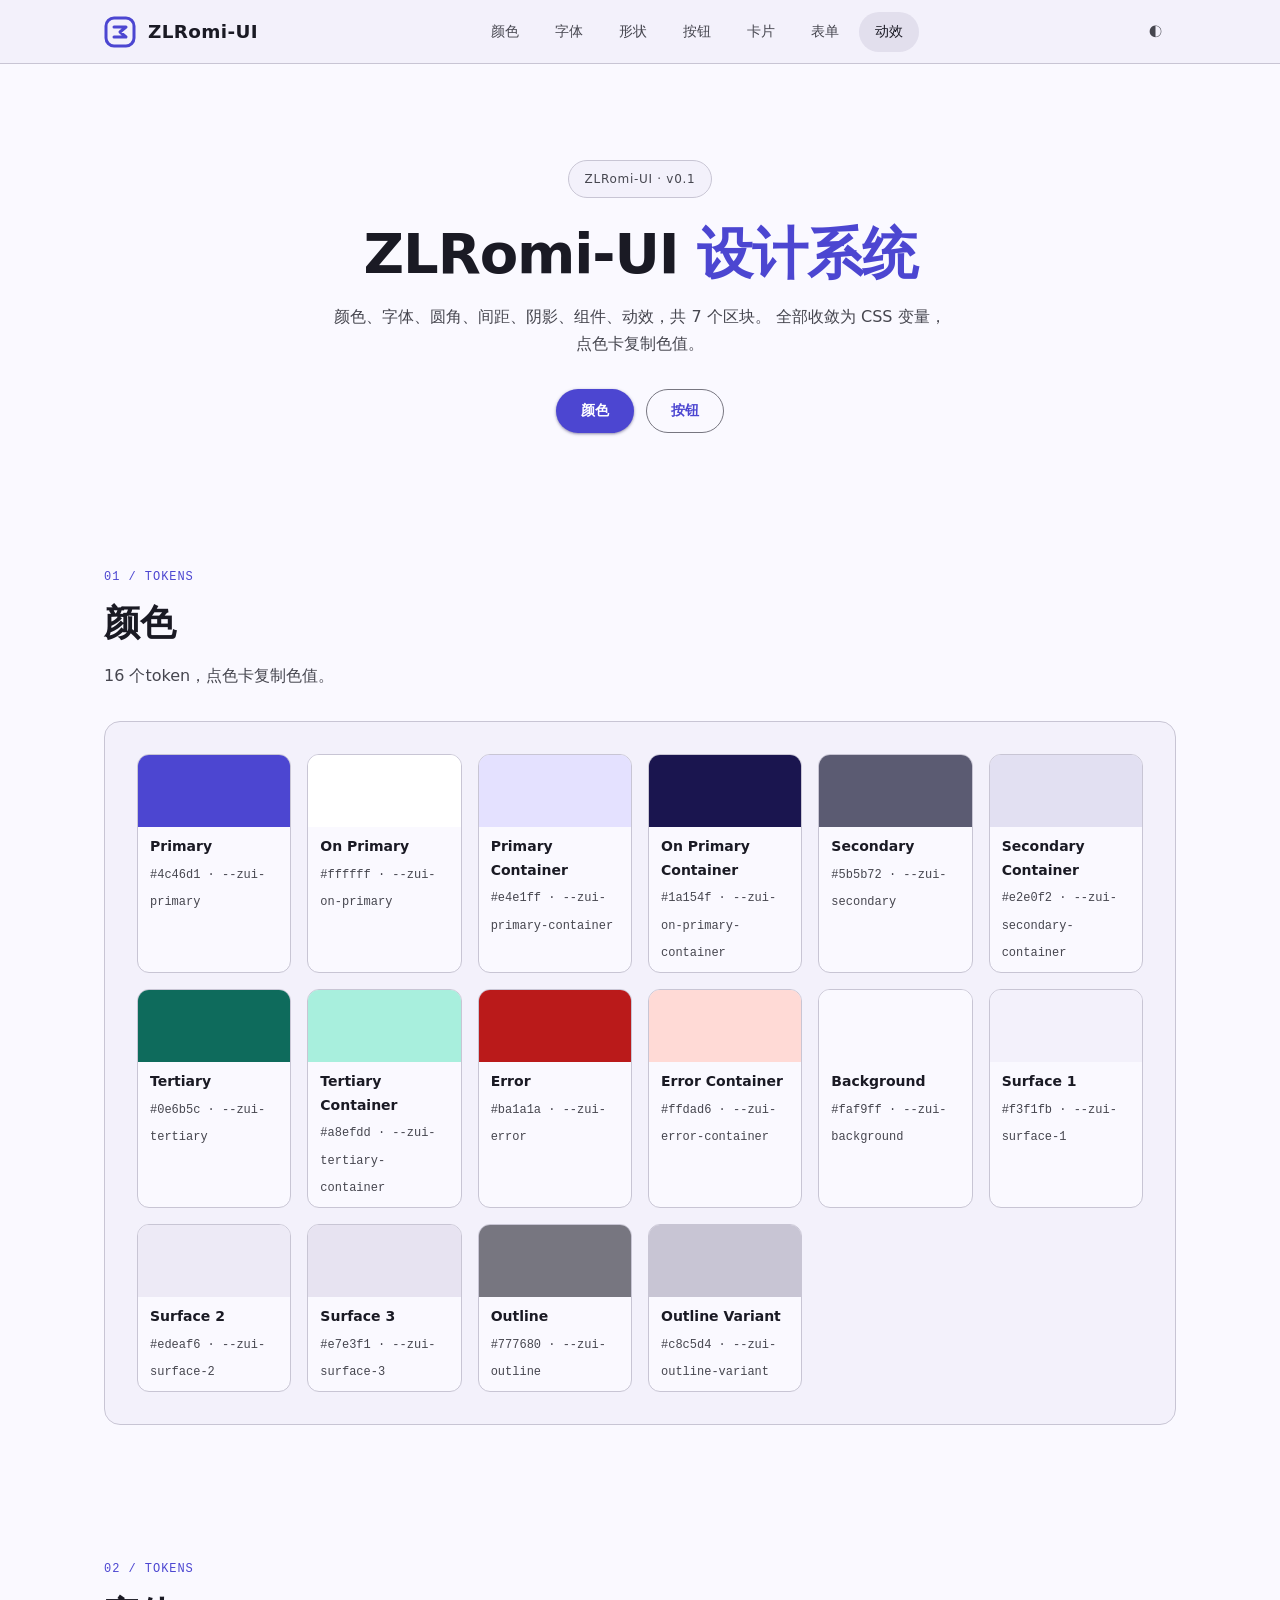
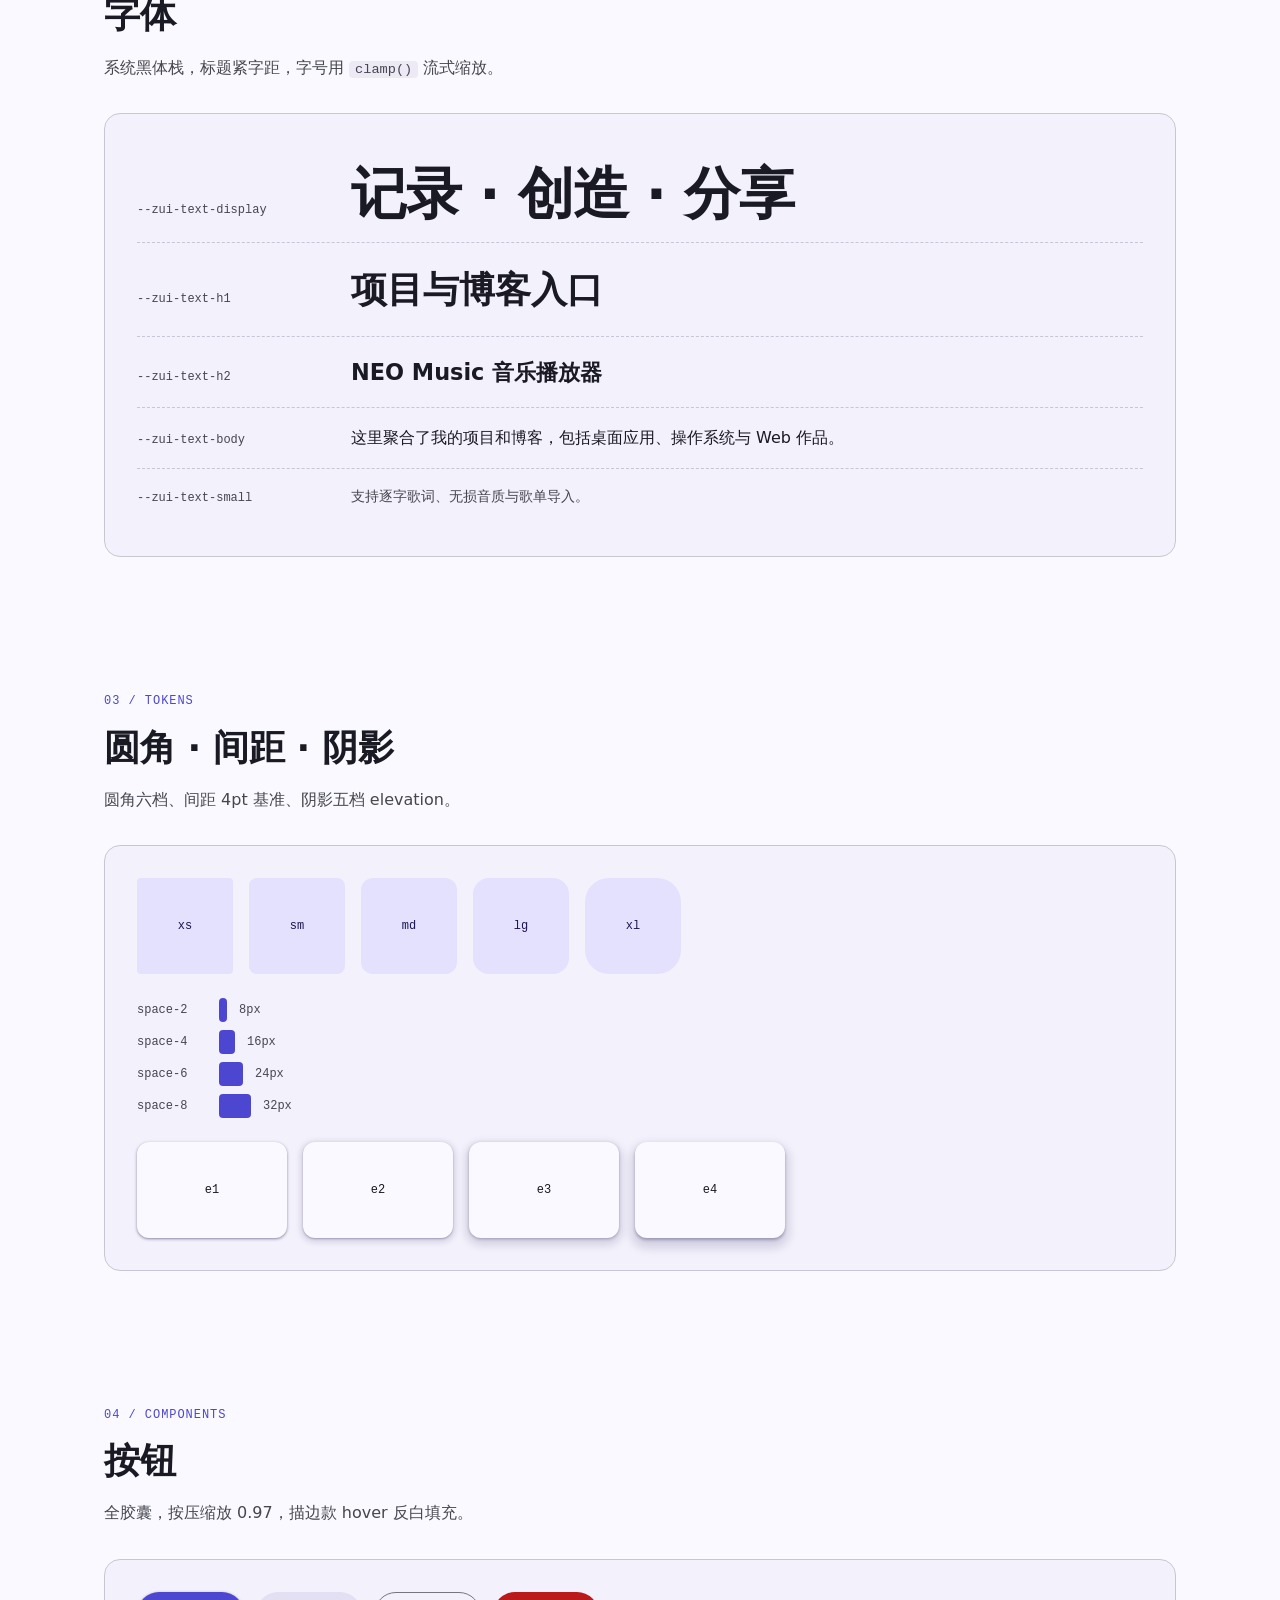
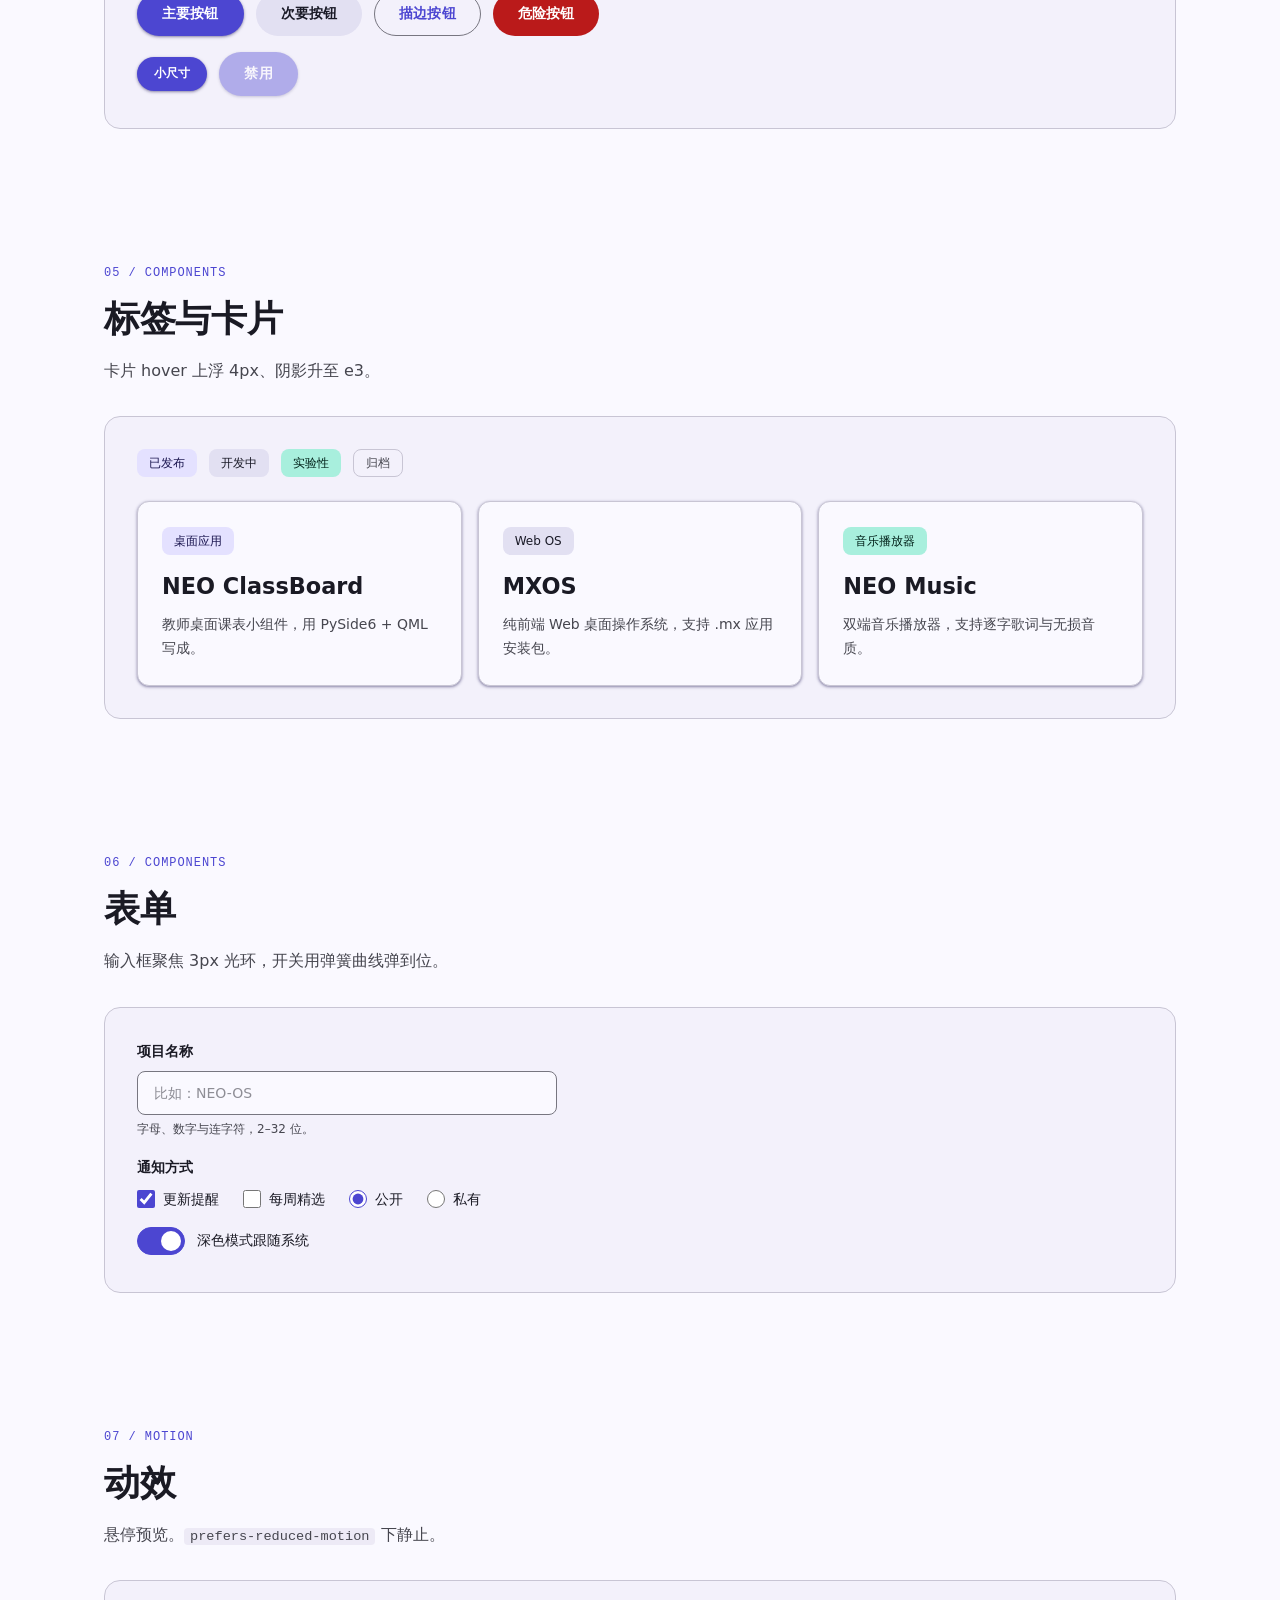
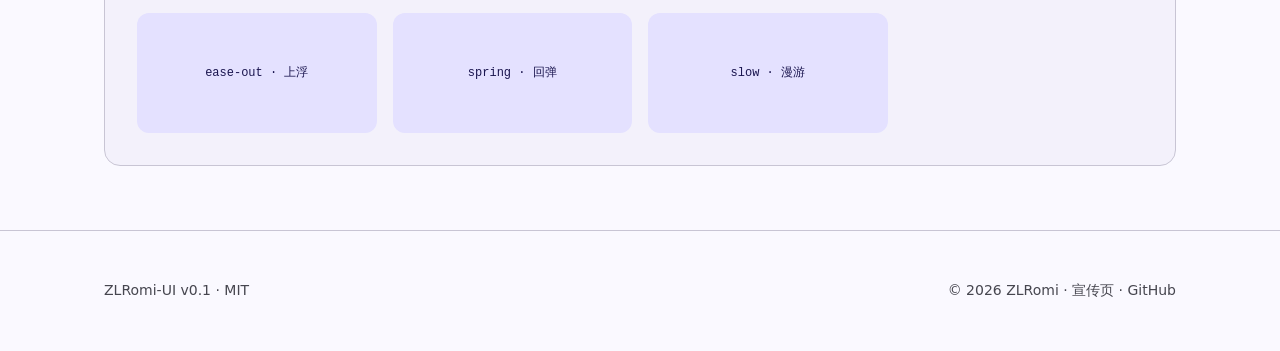
<file: index.html>
<!DOCTYPE html>
<html lang="zh-CN" data-theme="light">
<head>
  <meta charset="UTF-8">
  <meta name="viewport" content="width=device-width, initial-scale=1.0">
  <meta name="description" content="ZLRomi-UI：个人设计系统，颜色、字体、形状、组件、动效展示">
  <meta name="theme-color" content="#4c46d1" media="(prefers-color-scheme: light)">
  <meta name="theme-color" content="#12121a" media="(prefers-color-scheme: dark)">
  <link rel="icon" type="image/svg+xml" href="logo.svg">
  <title>ZLRomi-UI — 个人设计系统</title>
  <link rel="stylesheet" href="css/tokens.css">
  <link rel="stylesheet" href="css/components.css">
</head>
<body id="top">
  <header class="zui-header">
    <div class="zui-container zui-header-inner">
      <a href="#top" class="zui-brand">
        <svg class="zui-logo" width="32" height="32" viewBox="0 0 32 32" fill="none" xmlns="http://www.w3.org/2000/svg" aria-hidden="true">
          <rect x="2" y="2" width="28" height="28" rx="8" stroke="currentColor" stroke-width="3"/>
          <path d="M10 11h12l-6 5 6 5H10" stroke="currentColor" stroke-width="3" stroke-linecap="round" stroke-linejoin="round"/>
        </svg>
        <span>ZLRomi-UI</span>
      </a>
      <nav class="zui-nav" aria-label="主导航">
        <a href="#color" class="zui-nav-link">颜色</a>
        <a href="#type" class="zui-nav-link">字体</a>
        <a href="#shape" class="zui-nav-link">形状</a>
        <a href="#buttons" class="zui-nav-link">按钮</a>
        <a href="#cards" class="zui-nav-link">卡片</a>
        <a href="#forms" class="zui-nav-link">表单</a>
        <a href="#motion" class="zui-nav-link">动效</a>
      </nav>
      <div>
        <button class="zui-icon-btn" id="themeToggle" aria-label="切换主题" title="切换主题">◐</button>
        <button class="zui-icon-btn zui-menu-btn" id="menuToggle" aria-label="打开菜单" aria-expanded="false">☰</button>
      </div>
    </div>
  </header>

  <main>
    <section class="zui-hero">
      <div class="zui-container">
        <span class="zui-eyebrow">ZLRomi-UI · v0.1</span>
        <h1 class="zui-hero-title">ZLRomi-UI <span class="accent">设计系统</span></h1>
        <p class="zui-hero-sub">
          颜色、字体、圆角、间距、阴影、组件、动效，共 7 个区块。
          全部收敛为 CSS 变量，点色卡复制色值。
        </p>
        <div class="zui-hero-actions">
          <a href="#color" class="zui-btn zui-btn-primary">颜色</a>
          <a href="#buttons" class="zui-btn zui-btn-outline">按钮</a>
        </div>
      </div>
    </section>

    <section class="zui-section" id="color">
      <div class="zui-container">
        <div class="zui-section-head zui-reveal">
          <span class="zui-section-index">01 / TOKENS</span>
          <h2 class="zui-section-title">颜色</h2>
          <p class="zui-section-desc">16 个token，点色卡复制色值。</p>
        </div>
        <div class="zui-demo zui-reveal" style="--zui-reveal-delay: 80ms">
          <div class="zui-swatches" id="swatches"></div>
        </div>
      </div>
    </section>

    <section class="zui-section" id="type">
      <div class="zui-container">
        <div class="zui-section-head zui-reveal">
          <span class="zui-section-index">02 / TOKENS</span>
          <h2 class="zui-section-title">字体</h2>
          <p class="zui-section-desc">系统黑体栈，标题紧字距，字号用 <code>clamp()</code> 流式缩放。</p>
        </div>
        <div class="zui-demo zui-reveal" style="--zui-reveal-delay: 80ms">
          <div class="zui-type-row"><span class="zui-type-tag">--zui-text-display</span><span class="zui-type-display">记录 · 创造 · 分享</span></div>
          <div class="zui-type-row"><span class="zui-type-tag">--zui-text-h1</span><span class="zui-type-h1">项目与博客入口</span></div>
          <div class="zui-type-row"><span class="zui-type-tag">--zui-text-h2</span><span class="zui-type-h2">NEO Music 音乐播放器</span></div>
          <div class="zui-type-row"><span class="zui-type-tag">--zui-text-body</span><span class="zui-type-body">这里聚合了我的项目和博客，包括桌面应用、操作系统与 Web 作品。</span></div>
          <div class="zui-type-row"><span class="zui-type-tag">--zui-text-small</span><span class="zui-type-small">支持逐字歌词、无损音质与歌单导入。</span></div>
        </div>
      </div>
    </section>

    <section class="zui-section" id="shape">
      <div class="zui-container">
        <div class="zui-section-head zui-reveal">
          <span class="zui-section-index">03 / TOKENS</span>
          <h2 class="zui-section-title">圆角 · 间距 · 阴影</h2>
          <p class="zui-section-desc">圆角六档、间距 4pt 基准、阴影五档 elevation。</p>
        </div>
        <div class="zui-demo zui-reveal" style="--zui-reveal-delay: 80ms">
          <div class="zui-shape-row" style="margin-bottom: 24px">
            <div class="zui-shape-box" style="border-radius: var(--zui-radius-xs)">xs</div>
            <div class="zui-shape-box" style="border-radius: var(--zui-radius-sm)">sm</div>
            <div class="zui-shape-box" style="border-radius: var(--zui-radius-md)">md</div>
            <div class="zui-shape-box" style="border-radius: var(--zui-radius-lg)">lg</div>
            <div class="zui-shape-box" style="border-radius: var(--zui-radius-xl)">xl</div>
          </div>
          <div style="margin-bottom: 24px">
            <div class="zui-space-bar"><span style="min-width: 70px">space-2</span><div class="zui-space-block" style="width: var(--zui-space-2)"></div><span>8px</span></div>
            <div class="zui-space-bar"><span style="min-width: 70px">space-4</span><div class="zui-space-block" style="width: var(--zui-space-4)"></div><span>16px</span></div>
            <div class="zui-space-bar"><span style="min-width: 70px">space-6</span><div class="zui-space-block" style="width: var(--zui-space-6)"></div><span>24px</span></div>
            <div class="zui-space-bar"><span style="min-width: 70px">space-8</span><div class="zui-space-block" style="width: var(--zui-space-8)"></div><span>32px</span></div>
          </div>
          <div class="zui-elev-row">
            <div class="zui-elev-box" style="box-shadow: var(--zui-elevation-1)">e1</div>
            <div class="zui-elev-box" style="box-shadow: var(--zui-elevation-2)">e2</div>
            <div class="zui-elev-box" style="box-shadow: var(--zui-elevation-3)">e3</div>
            <div class="zui-elev-box" style="box-shadow: var(--zui-elevation-4)">e4</div>
          </div>
        </div>
      </div>
    </section>

    <section class="zui-section" id="buttons">
      <div class="zui-container">
        <div class="zui-section-head zui-reveal">
          <span class="zui-section-index">04 / COMPONENTS</span>
          <h2 class="zui-section-title">按钮</h2>
          <p class="zui-section-desc">全胶囊，按压缩放 0.97，描边款 hover 反白填充。</p>
        </div>
        <div class="zui-demo zui-reveal" style="--zui-reveal-delay: 80ms">
          <div class="zui-btn-row">
            <button class="zui-btn zui-btn-primary">主要按钮</button>
            <button class="zui-btn zui-btn-secondary">次要按钮</button>
            <button class="zui-btn zui-btn-outline">描边按钮</button>
            <button class="zui-btn zui-btn-danger">危险按钮</button>
          </div>
          <div class="zui-btn-row">
            <button class="zui-btn zui-btn-primary zui-btn-sm">小尺寸</button>
            <button class="zui-btn zui-btn-primary" disabled>禁用</button>
          </div>
        </div>
      </div>
    </section>

    <section class="zui-section" id="cards">
      <div class="zui-container">
        <div class="zui-section-head zui-reveal">
          <span class="zui-section-index">05 / COMPONENTS</span>
          <h2 class="zui-section-title">标签与卡片</h2>
          <p class="zui-section-desc">卡片 hover 上浮 4px、阴影升至 e3。</p>
        </div>
        <div class="zui-demo zui-reveal" style="--zui-reveal-delay: 80ms">
          <div class="zui-btn-row" style="margin-bottom: 24px">
            <span class="zui-chip zui-chip-primary">已发布</span>
            <span class="zui-chip zui-chip-secondary">开发中</span>
            <span class="zui-chip zui-chip-tertiary">实验性</span>
            <span class="zui-chip zui-chip-outline">归档</span>
          </div>
          <div class="zui-cards">
            <article class="zui-card">
              <span class="zui-chip zui-chip-primary">桌面应用</span>
              <h3 class="zui-card-title">NEO ClassBoard</h3>
              <p class="zui-card-text">教师桌面课表小组件，用 PySide6 + QML 写成。</p>
            </article>
            <article class="zui-card">
              <span class="zui-chip zui-chip-secondary">Web OS</span>
              <h3 class="zui-card-title">MXOS</h3>
              <p class="zui-card-text">纯前端 Web 桌面操作系统，支持 .mx 应用安装包。</p>
            </article>
            <article class="zui-card">
              <span class="zui-chip zui-chip-tertiary">音乐播放器</span>
              <h3 class="zui-card-title">NEO Music</h3>
              <p class="zui-card-text">双端音乐播放器，支持逐字歌词与无损音质。</p>
            </article>
          </div>
        </div>
      </div>
    </section>

    <section class="zui-section" id="forms">
      <div class="zui-container">
        <div class="zui-section-head zui-reveal">
          <span class="zui-section-index">06 / COMPONENTS</span>
          <h2 class="zui-section-title">表单</h2>
          <p class="zui-section-desc">输入框聚焦 3px 光环，开关用弹簧曲线弹到位。</p>
        </div>
        <div class="zui-demo zui-reveal" style="--zui-reveal-delay: 80ms">
          <div class="zui-field">
            <label class="zui-label" for="demoInput">项目名称</label>
            <input class="zui-input" id="demoInput" type="text" placeholder="比如：NEO-OS">
            <p class="zui-hint">字母、数字与连字符，2–32 位。</p>
          </div>
          <div class="zui-field">
            <span class="zui-label">通知方式</span>
            <div class="zui-check-row">
              <label class="zui-check"><input type="checkbox" checked> 更新提醒</label>
              <label class="zui-check"><input type="checkbox"> 每周精选</label>
              <label class="zui-check"><input type="radio" name="ch" checked> 公开</label>
              <label class="zui-check"><input type="radio" name="ch"> 私有</label>
            </div>
          </div>
          <div class="zui-field">
            <label class="zui-switch"><input type="checkbox" checked><span class="zui-switch-track"></span>深色模式跟随系统</label>
          </div>
        </div>
      </div>
    </section>

    <section class="zui-section" id="motion">
      <div class="zui-container">
        <div class="zui-section-head zui-reveal">
          <span class="zui-section-index">07 / MOTION</span>
          <h2 class="zui-section-title">动效</h2>
          <p class="zui-section-desc">悬停预览。<code>prefers-reduced-motion</code> 下静止。</p>
        </div>
        <div class="zui-demo zui-reveal" style="--zui-reveal-delay: 80ms">
          <div class="zui-motion-grid">
            <div class="zui-motion-box zui-motion-base">ease-out · 上浮</div>
            <div class="zui-motion-box zui-motion-spring">spring · 回弹</div>
            <div class="zui-motion-box zui-motion-slow">slow · 漫游</div>
          </div>
        </div>
      </div>
    </section>
  </main>

  <footer class="zui-footer">
    <div class="zui-container zui-footer-inner">
      <span>ZLRomi-UI v0.1 · MIT</span>
      <span>© <span id="year">2026</span> ZLRomi · <a href="promo.html">宣传页</a> · <a href="https://github.com/ZLRomi/ZLRomi-UI">GitHub</a></span>
    </div>
  </footer>

  <div class="zui-toast" id="toast" role="status" aria-live="polite"></div>

  <script src="js/main.js" defer></script>
</body>
</html>
</file>
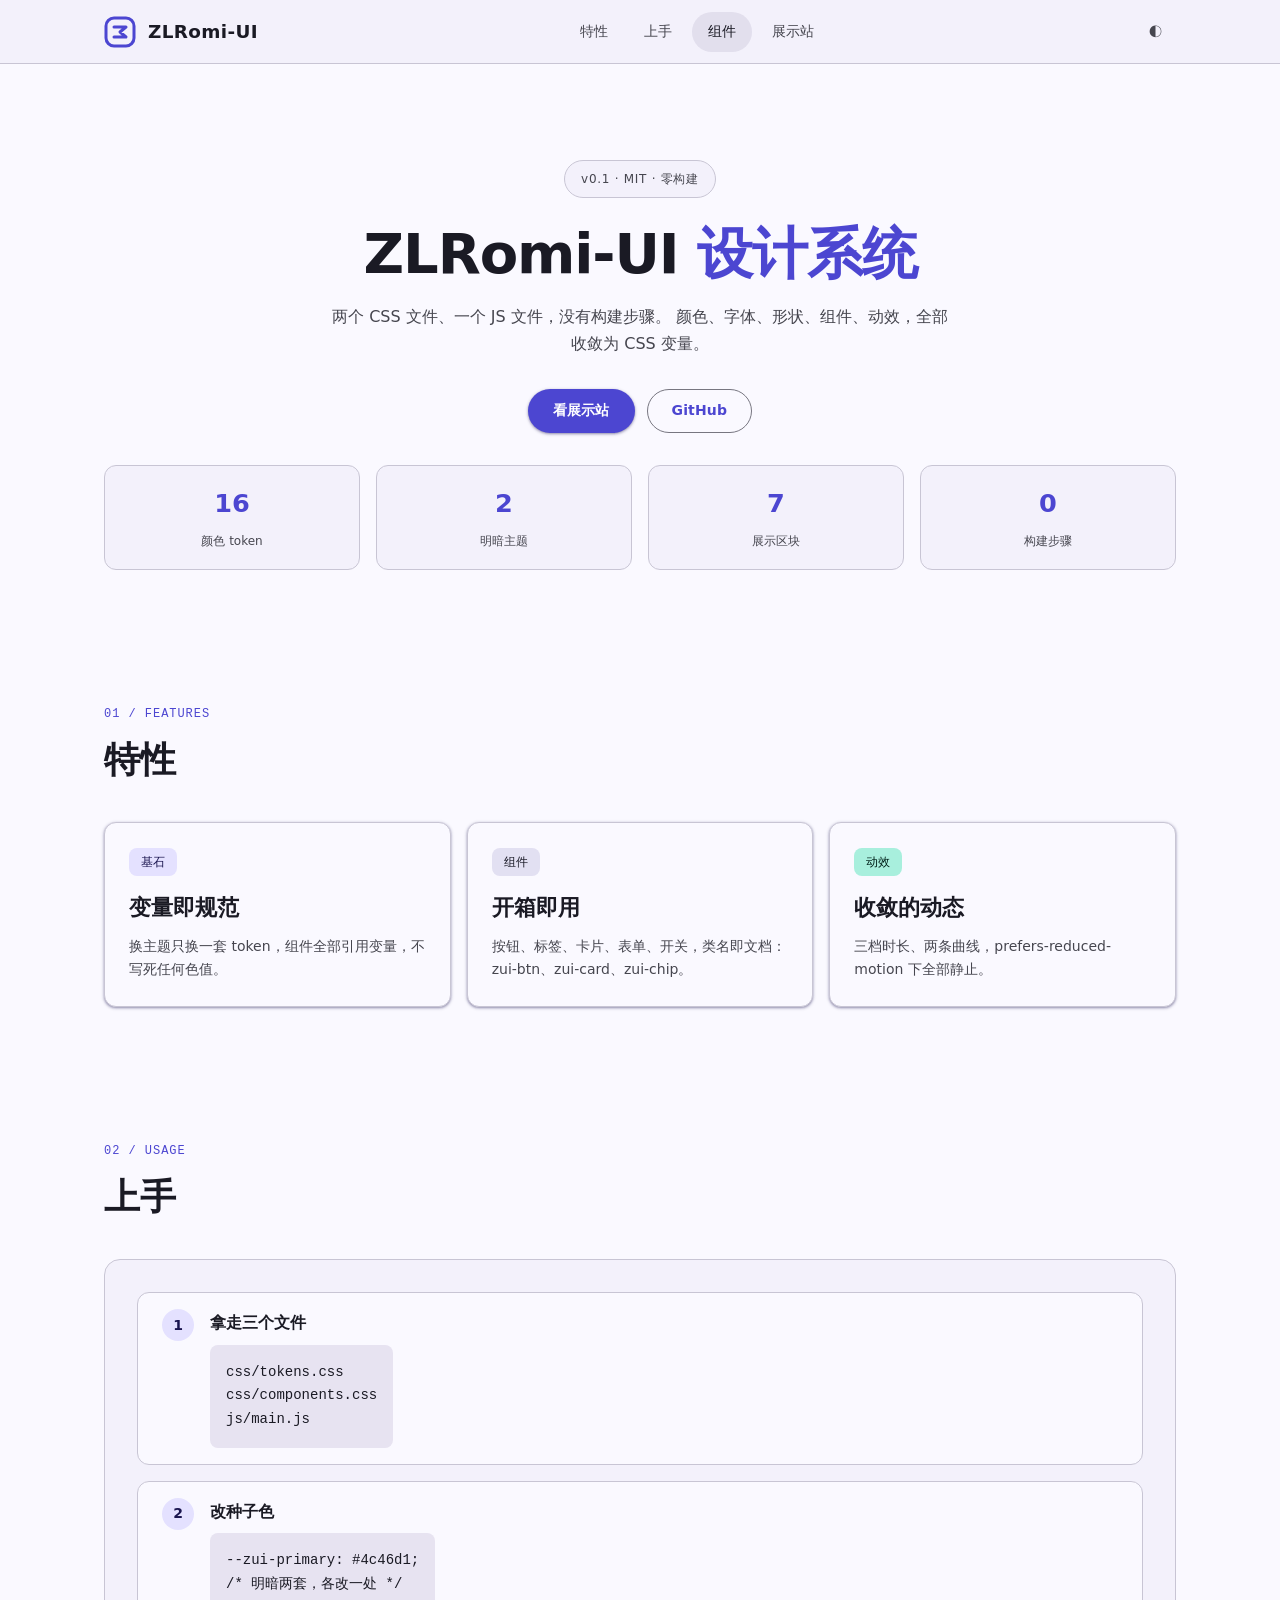
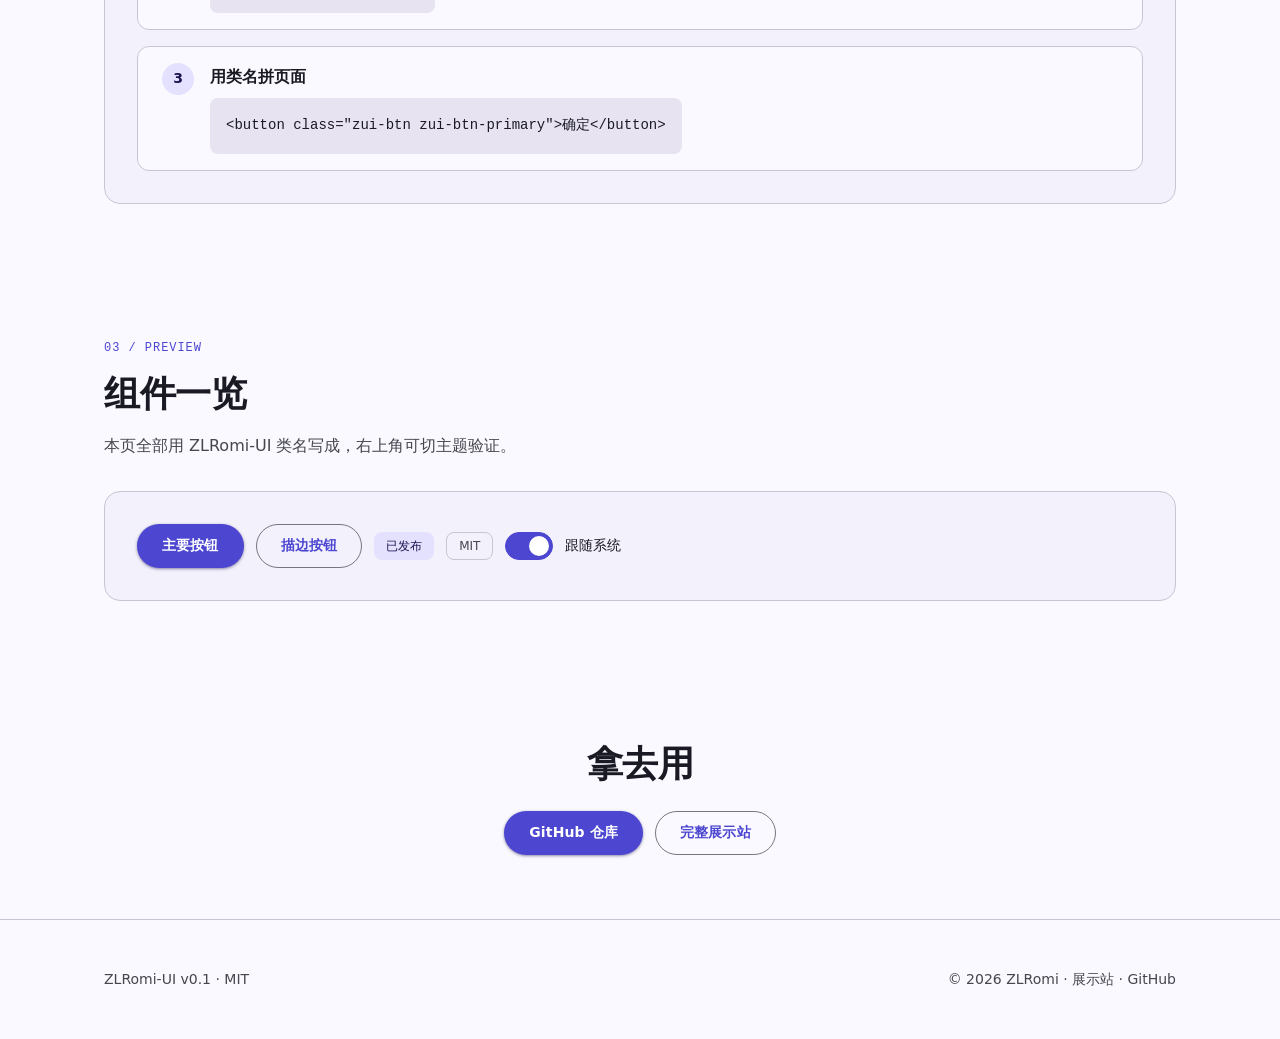
<file: promo.html>
<!DOCTYPE html>
<html lang="zh-CN" data-theme="light">
<head>
  <meta charset="UTF-8">
  <meta name="viewport" content="width=device-width, initial-scale=1.0">
  <meta name="description" content="ZLRomi-UI 宣传页：个人设计系统，零构建，明暗两套主题">
  <meta name="theme-color" content="#4c46d1" media="(prefers-color-scheme: light)">
  <meta name="theme-color" content="#12121a" media="(prefers-color-scheme: dark)">
  <link rel="icon" type="image/svg+xml" href="logo.svg">
  <title>ZLRomi-UI — 个人设计系统</title>
  <link rel="stylesheet" href="css/tokens.css">
  <link rel="stylesheet" href="css/components.css">
  <style>
    .zui-stats {
      display: grid;
      grid-template-columns: repeat(auto-fit, minmax(140px, 1fr));
      gap: var(--zui-space-4);
      margin-top: var(--zui-space-8);
    }
    .zui-stat {
      background: var(--zui-surface-1);
      border: 1px solid var(--zui-outline-variant);
      border-radius: var(--zui-radius-md);
      padding: var(--zui-space-4);
      text-align: center;
    }
    .zui-stat-num {
      display: block;
      font-size: 1.6rem;
      font-weight: 700;
      color: var(--zui-primary);
    }
    .zui-stat-label {
      font-size: var(--zui-text-caption);
      color: var(--zui-on-surface-variant);
    }
    .zui-steps {
      display: grid;
      gap: var(--zui-space-4);
    }
    .zui-step {
      display: flex;
      gap: var(--zui-space-4);
      align-items: flex-start;
      background: var(--zui-surface);
      border: 1px solid var(--zui-outline-variant);
      border-radius: var(--zui-radius-md);
      padding: var(--zui-space-4) var(--zui-space-6);
    }
    .zui-step-no {
      flex-shrink: 0;
      width: 32px;
      height: 32px;
      border-radius: 50%;
      background: var(--zui-primary-container);
      color: var(--zui-on-primary-container);
      font-weight: 700;
      font-size: var(--zui-text-small);
      display: inline-flex;
      align-items: center;
      justify-content: center;
    }
    .zui-code {
      display: block;
      margin-top: var(--zui-space-2);
      padding: var(--zui-space-4);
      background: var(--zui-surface-3);
      border-radius: var(--zui-radius-sm);
      font-family: var(--zui-font-mono);
      font-size: var(--zui-text-small);
      overflow-x: auto;
      white-space: pre;
    }
    .zui-cta {
      text-align: center;
      padding: var(--zui-space-16) 0;
    }
  </style>
</head>
<body id="top">
  <header class="zui-header">
    <div class="zui-container zui-header-inner">
      <a href="#top" class="zui-brand">
        <svg class="zui-logo" width="32" height="32" viewBox="0 0 32 32" fill="none" xmlns="http://www.w3.org/2000/svg" aria-hidden="true">
          <rect x="2" y="2" width="28" height="28" rx="8" stroke="currentColor" stroke-width="3"/>
          <path d="M10 11h12l-6 5 6 5H10" stroke="currentColor" stroke-width="3" stroke-linecap="round" stroke-linejoin="round"/>
        </svg>
        <span>ZLRomi-UI</span>
      </a>
      <nav class="zui-nav" aria-label="主导航">
        <a href="#features" class="zui-nav-link">特性</a>
        <a href="#usage" class="zui-nav-link">上手</a>
        <a href="#preview" class="zui-nav-link">组件</a>
        <a href="index.html" class="zui-nav-link">展示站</a>
      </nav>
      <div>
        <button class="zui-icon-btn" id="themeToggle" aria-label="切换主题" title="切换主题">◐</button>
        <button class="zui-icon-btn zui-menu-btn" id="menuToggle" aria-label="打开菜单" aria-expanded="false">☰</button>
      </div>
    </div>
  </header>

  <main>
    <section class="zui-hero">
      <div class="zui-container">
        <span class="zui-eyebrow">v0.1 · MIT · 零构建</span>
        <h1 class="zui-hero-title">ZLRomi-UI <span class="accent">设计系统</span></h1>
        <p class="zui-hero-sub">
          两个 CSS 文件、一个 JS 文件，没有构建步骤。
          颜色、字体、形状、组件、动效，全部收敛为 CSS 变量。
        </p>
        <div class="zui-hero-actions">
          <a href="index.html" class="zui-btn zui-btn-primary">看展示站</a>
          <a href="https://github.com/ZLRomi/ZLRomi-UI" class="zui-btn zui-btn-outline">GitHub</a>
        </div>
        <div class="zui-stats zui-reveal">
          <div class="zui-stat"><span class="zui-stat-num">16</span><span class="zui-stat-label">颜色 token</span></div>
          <div class="zui-stat"><span class="zui-stat-num">2</span><span class="zui-stat-label">明暗主题</span></div>
          <div class="zui-stat"><span class="zui-stat-num">7</span><span class="zui-stat-label">展示区块</span></div>
          <div class="zui-stat"><span class="zui-stat-num">0</span><span class="zui-stat-label">构建步骤</span></div>
        </div>
      </div>
    </section>

    <section class="zui-section" id="features">
      <div class="zui-container">
        <div class="zui-section-head zui-reveal">
          <span class="zui-section-index">01 / FEATURES</span>
          <h2 class="zui-section-title">特性</h2>
        </div>
        <div class="zui-cards zui-reveal" style="--zui-reveal-delay: 80ms">
          <article class="zui-card">
            <span class="zui-chip zui-chip-primary">基石</span>
            <h3 class="zui-card-title">变量即规范</h3>
            <p class="zui-card-text">换主题只换一套 token，组件全部引用变量，不写死任何色值。</p>
          </article>
          <article class="zui-card">
            <span class="zui-chip zui-chip-secondary">组件</span>
            <h3 class="zui-card-title">开箱即用</h3>
            <p class="zui-card-text">按钮、标签、卡片、表单、开关，类名即文档：zui-btn、zui-card、zui-chip。</p>
          </article>
          <article class="zui-card">
            <span class="zui-chip zui-chip-tertiary">动效</span>
            <h3 class="zui-card-title">收敛的动态</h3>
            <p class="zui-card-text">三档时长、两条曲线，prefers-reduced-motion 下全部静止。</p>
          </article>
        </div>
      </div>
    </section>

    <section class="zui-section" id="usage">
      <div class="zui-container">
        <div class="zui-section-head zui-reveal">
          <span class="zui-section-index">02 / USAGE</span>
          <h2 class="zui-section-title">上手</h2>
        </div>
        <div class="zui-demo zui-reveal" style="--zui-reveal-delay: 80ms">
          <div class="zui-steps">
            <div class="zui-step">
              <span class="zui-step-no">1</span>
              <div>
                <strong>拿走三个文件</strong>
                <code class="zui-code">css/tokens.css
css/components.css
js/main.js</code>
              </div>
            </div>
            <div class="zui-step">
              <span class="zui-step-no">2</span>
              <div>
                <strong>改种子色</strong>
                <code class="zui-code">--zui-primary: #4c46d1;
/* 明暗两套，各改一处 */</code>
              </div>
            </div>
            <div class="zui-step">
              <span class="zui-step-no">3</span>
              <div>
                <strong>用类名拼页面</strong>
                <code class="zui-code">&lt;button class="zui-btn zui-btn-primary"&gt;确定&lt;/button&gt;</code>
              </div>
            </div>
          </div>
        </div>
      </div>
    </section>

    <section class="zui-section" id="preview">
      <div class="zui-container">
        <div class="zui-section-head zui-reveal">
          <span class="zui-section-index">03 / PREVIEW</span>
          <h2 class="zui-section-title">组件一览</h2>
          <p class="zui-section-desc">本页全部用 ZLRomi-UI 类名写成，右上角可切主题验证。</p>
        </div>
        <div class="zui-demo zui-reveal" style="--zui-reveal-delay: 80ms">
          <div class="zui-btn-row">
            <button class="zui-btn zui-btn-primary">主要按钮</button>
            <button class="zui-btn zui-btn-outline">描边按钮</button>
            <span class="zui-chip zui-chip-primary">已发布</span>
            <span class="zui-chip zui-chip-outline">MIT</span>
            <label class="zui-switch"><input type="checkbox" checked><span class="zui-switch-track"></span>跟随系统</label>
          </div>
        </div>
      </div>
    </section>

    <section class="zui-cta">
      <div class="zui-container zui-reveal">
        <h2 class="zui-section-title" style="margin-bottom: 16px">拿去用</h2>
        <div class="zui-hero-actions">
          <a href="https://github.com/ZLRomi/ZLRomi-UI" class="zui-btn zui-btn-primary">GitHub 仓库</a>
          <a href="index.html" class="zui-btn zui-btn-outline">完整展示站</a>
        </div>
      </div>
    </section>
  </main>

  <footer class="zui-footer">
    <div class="zui-container zui-footer-inner">
      <span>ZLRomi-UI v0.1 · MIT</span>
      <span>© <span id="year">2026</span> ZLRomi · <a href="index.html">展示站</a> · <a href="https://github.com/ZLRomi/ZLRomi-UI">GitHub</a></span>
    </div>
  </footer>

  <script src="js/main.js" defer></script>
</body>
</html>
</file>
<file: css/tokens.css>
/* ============================================================
 * ZLRomi-UI v0.1 — 设计基石（Design Tokens）
 * 命名空间：--zui-*
 * 品牌种子色：霓紫 Indigo（区别于 NEO CN 的深绿）
 * 明暗两套，用 [data-theme] 切换，JS 负责持久化
 * ============================================================ */

:root {
  /* ---------- 品牌 ---------- */
  --zui-brand-seed: #4c46d1;
  --zui-brand-name: "ZLRomi-UI";

  /* ---------- 主色（浅色） ---------- */
  --zui-primary: #4c46d1;
  --zui-on-primary: #ffffff;
  --zui-primary-container: #e4e1ff;
  --zui-on-primary-container: #1a154f;

  --zui-secondary: #5b5b72;
  --zui-on-secondary: #ffffff;
  --zui-secondary-container: #e2e0f2;
  --zui-on-secondary-container: #191926;

  --zui-tertiary: #0e6b5c;
  --zui-on-tertiary: #ffffff;
  --zui-tertiary-container: #a8efdd;
  --zui-on-tertiary-container: #002019;

  --zui-error: #ba1a1a;
  --zui-on-error: #ffffff;
  --zui-error-container: #ffdad6;
  --zui-on-error-container: #410002;

  /* ---------- 表面（浅色） ---------- */
  --zui-background: #faf9ff;
  --zui-on-background: #1a1a24;
  --zui-surface: #faf9ff;
  --zui-on-surface: #1a1a24;
  --zui-surface-variant: #e4e1ec;
  --zui-on-surface-variant: #46464f;
  --zui-surface-1: #f3f1fb;
  --zui-surface-2: #edeaf6;
  --zui-surface-3: #e7e3f1;
  --zui-outline: #777680;
  --zui-outline-variant: #c8c5d4;

  /* ---------- 字体 ---------- */
  --zui-font-sans: "PingFang SC", "Hiragino Sans GB", "Microsoft YaHei",
    system-ui, -apple-system, "Segoe UI", sans-serif;
  --zui-font-mono: "JetBrains Mono", "Cascadia Code", Consolas,
    "Noto Sans Mono", monospace;

  --zui-text-display: clamp(2.5rem, 5vw, 3.5rem);
  --zui-text-h1: clamp(1.75rem, 3vw, 2.25rem);
  --zui-text-h2: 1.4rem;
  --zui-text-body: 1rem;
  --zui-text-small: 0.875rem;
  --zui-text-caption: 0.75rem;

  /* ---------- 间距（4pt 基准） ---------- */
  --zui-space-1: 4px;
  --zui-space-2: 8px;
  --zui-space-3: 12px;
  --zui-space-4: 16px;
  --zui-space-6: 24px;
  --zui-space-8: 32px;
  --zui-space-12: 48px;
  --zui-space-16: 64px;
  --zui-space-24: 96px;

  /* ---------- 圆角 ---------- */
  --zui-radius-xs: 4px;
  --zui-radius-sm: 8px;
  --zui-radius-md: 12px;
  --zui-radius-lg: 16px;
  --zui-radius-xl: 24px;
  --zui-radius-full: 9999px;

  /* ---------- 阴影（elevation） ---------- */
  --zui-elevation-0: none;
  --zui-elevation-1: 0 1px 2px rgb(26 21 79 / 0.3), 0 1px 3px 1px rgb(26 21 79 / 0.15);
  --zui-elevation-2: 0 1px 2px rgb(26 21 79 / 0.3), 0 2px 6px 2px rgb(26 21 79 / 0.15);
  --zui-elevation-3: 0 1px 3px rgb(26 21 79 / 0.3), 0 4px 8px 3px rgb(26 21 79 / 0.15);
  --zui-elevation-4: 0 2px 3px rgb(26 21 79 / 0.3), 0 6px 10px 4px rgb(26 21 79 / 0.15);
  --zui-elevation-5: 0 4px 4px rgb(26 21 79 / 0.3), 0 8px 12px 6px rgb(26 21 79 / 0.15);

  /* ---------- 状态层 ---------- */
  --zui-state-hover: rgb(26 21 79 / 0.08);
  --zui-state-focus: rgb(26 21 79 / 0.12);
  --zui-state-pressed: rgb(26 21 79 / 0.12);

  /* ---------- 动效 ---------- */
  --zui-duration-fast: 150ms;
  --zui-duration-base: 250ms;
  --zui-duration-slow: 400ms;
  --zui-ease-out: cubic-bezier(0.2, 0, 0, 1);
  --zui-ease-spring: cubic-bezier(0.34, 1.4, 0.4, 1);

  /* ---------- 布局 ---------- */
  --zui-container-max: 1120px;
  --zui-header-height: 64px;
}

/* ---------- 深色 ---------- */
[data-theme="dark"] {
  --zui-primary: #c6c2ff;
  --zui-on-primary: #2b2670;
  --zui-primary-container: #3e3891;
  --zui-on-primary-container: #e4e1ff;

  --zui-secondary: #c6c3d9;
  --zui-on-secondary: #2e2e42;
  --zui-secondary-container: #44445c;
  --zui-on-secondary-container: #e2e0f2;

  --zui-tertiary: #7cd8c3;
  --zui-on-tertiary: #00382d;
  --zui-tertiary-container: #005046;
  --zui-on-tertiary-container: #a8efdd;

  --zui-error: #ffb4ab;
  --zui-on-error: #690005;
  --zui-error-container: #93000a;
  --zui-on-error-container: #ffdad6;

  --zui-background: #12121a;
  --zui-on-background: #e4e1ec;
  --zui-surface: #12121a;
  --zui-on-surface: #e4e1ec;
  --zui-surface-variant: #46464f;
  --zui-on-surface-variant: #c8c5d4;
  --zui-surface-1: #1a1a24;
  --zui-surface-2: #1e1e2a;
  --zui-surface-3: #232330;
  --zui-outline: #8f8e9e;
  --zui-outline-variant: #46464f;

  --zui-state-hover: rgb(255 255 255 / 0.08);
  --zui-state-focus: rgb(255 255 255 / 0.12);
  --zui-state-pressed: rgb(255 255 255 / 0.12);
}
</file>
<file: css/components.css>
/* ============================================================
 * ZLRomi-UI v0.1 — 组件与布局（消费 tokens.css 的变量）
 * ============================================================ */

* {
  margin: 0;
  padding: 0;
  box-sizing: border-box;
}

html {
  scroll-behavior: smooth;
}

body {
  font-family: var(--zui-font-sans);
  background: var(--zui-background);
  color: var(--zui-on-background);
  line-height: 1.7;
  animation: zui-page-in var(--zui-duration-slow) var(--zui-ease-out) both;
  transition: background-color var(--zui-duration-base) var(--zui-ease-out),
    color var(--zui-duration-base) var(--zui-ease-out);
}

@keyframes zui-page-in {
  from { opacity: 0; }
  to { opacity: 1; }
}

.zui-container {
  width: 100%;
  max-width: var(--zui-container-max);
  margin: 0 auto;
  padding: 0 var(--zui-space-6);
}

a {
  color: inherit;
  text-decoration: none;
}

code {
  font-family: var(--zui-font-mono);
  font-size: 0.85em;
  background: var(--zui-surface-2);
  border-radius: var(--zui-radius-xs);
  padding: 1px 6px;
}

/* ---------- 顶栏 ---------- */
.zui-header {
  position: sticky;
  top: 0;
  z-index: 100;
  height: var(--zui-header-height);
  background: var(--zui-surface-1);
  border-bottom: 1px solid var(--zui-outline-variant);
}

.zui-header-inner {
  height: var(--zui-header-height);
  display: flex;
  align-items: center;
  justify-content: space-between;
  gap: var(--zui-space-4);
}

.zui-brand {
  display: flex;
  align-items: center;
  gap: var(--zui-space-3);
  font-weight: 700;
  font-size: 1.15rem;
  letter-spacing: 0.02em;
}

.zui-logo {
  color: var(--zui-primary);
  transition: transform var(--zui-duration-base) var(--zui-ease-spring);
}

.zui-brand:hover .zui-logo {
  transform: scale(1.08);
}

.zui-nav {
  display: flex;
  gap: var(--zui-space-1);
}

.zui-nav-link {
  font-size: var(--zui-text-small);
  font-weight: 500;
  color: var(--zui-on-surface-variant);
  padding: var(--zui-space-2) var(--zui-space-4);
  border-radius: var(--zui-radius-full);
  transition: background-color var(--zui-duration-fast) var(--zui-ease-out),
    color var(--zui-duration-fast) var(--zui-ease-out);
}

.zui-nav-link:hover {
  color: var(--zui-on-surface);
  background: var(--zui-state-hover);
}

.zui-nav-link.is-active {
  color: var(--zui-on-surface);
  background: var(--zui-state-hover);
}

.zui-icon-btn {
  display: inline-flex;
  align-items: center;
  justify-content: center;
  width: 40px;
  height: 40px;
  border: none;
  border-radius: 50%;
  background: transparent;
  color: var(--zui-on-surface-variant);
  cursor: pointer;
  transition: background-color var(--zui-duration-fast) var(--zui-ease-out),
    transform var(--zui-duration-fast) var(--zui-ease-out);
}

.zui-icon-btn:hover {
  background: var(--zui-state-hover);
  color: var(--zui-on-surface);
}

.zui-icon-btn:active {
  transform: scale(0.92);
}

.zui-menu-btn {
  display: none;
}

/* ---------- Hero ---------- */
.zui-hero {
  padding: var(--zui-space-24) 0 var(--zui-space-16);
  text-align: center;
  scroll-margin-top: var(--zui-header-height);
}

.zui-eyebrow {
  display: inline-flex;
  align-items: center;
  padding: var(--zui-space-2) var(--zui-space-4);
  margin-bottom: var(--zui-space-6);
  border: 1px solid var(--zui-outline-variant);
  border-radius: var(--zui-radius-full);
  background: var(--zui-surface-1);
  color: var(--zui-on-surface-variant);
  font-size: var(--zui-text-caption);
  font-weight: 500;
  letter-spacing: 0.06em;
}

.zui-hero-title,
.zui-hero-sub,
.zui-hero-actions {
  opacity: 0;
}

body.is-loaded .zui-hero-title {
  animation: zui-rise-in 0.7s var(--zui-ease-out) 0.05s both;
}

body.is-loaded .zui-hero-sub {
  animation: zui-rise-in 0.7s var(--zui-ease-out) 0.16s both;
}

body.is-loaded .zui-hero-actions {
  animation: zui-rise-in 0.7s var(--zui-ease-out) 0.28s both;
}

@keyframes zui-rise-in {
  from {
    opacity: 0;
    transform: translateY(22px);
    filter: blur(4px);
  }
  to {
    opacity: 1;
    transform: translateY(0);
    filter: blur(0);
  }
}

.zui-hero-title {
  font-size: var(--zui-text-display);
  font-weight: 700;
  letter-spacing: -0.02em;
  line-height: 1.15;
  margin-bottom: var(--zui-space-4);
}

.zui-hero-title .accent {
  color: var(--zui-primary);
}

/* 签名细节：品牌选中色 */
::selection {
  background: var(--zui-primary);
  color: var(--zui-on-primary);
}

.zui-hero-sub {
  max-width: 620px;
  margin: 0 auto var(--zui-space-8);
  color: var(--zui-on-surface-variant);
}

.zui-hero-actions {
  display: flex;
  gap: var(--zui-space-3);
  justify-content: center;
  flex-wrap: wrap;
}

/* ---------- 区块 ---------- */
.zui-section {
  padding: var(--zui-space-16) 0;
  scroll-margin-top: var(--zui-header-height);
}

.zui-section-head {
  margin-bottom: var(--zui-space-8);
}

.zui-section-index {
  font-family: var(--zui-font-mono);
  font-size: var(--zui-text-caption);
  color: var(--zui-primary);
  letter-spacing: 0.08em;
}

.zui-section-title {
  font-size: var(--zui-text-h1);
  font-weight: 700;
  letter-spacing: -0.01em;
  margin: var(--zui-space-1) 0 var(--zui-space-2);
}

.zui-section-desc {
  color: var(--zui-on-surface-variant);
  max-width: 640px;
}

.zui-demo {
  background: var(--zui-surface-1);
  border: 1px solid var(--zui-outline-variant);
  border-radius: var(--zui-radius-lg);
  padding: var(--zui-space-8);
}

/* ---------- 色板 ---------- */
.zui-swatches {
  display: grid;
  grid-template-columns: repeat(auto-fill, minmax(150px, 1fr));
  gap: var(--zui-space-4);
}

.zui-swatch {
  border: 1px solid var(--zui-outline-variant);
  border-radius: var(--zui-radius-md);
  overflow: hidden;
  cursor: pointer;
  background: var(--zui-surface);
  transition: transform var(--zui-duration-base) var(--zui-ease-out),
    box-shadow var(--zui-duration-base) var(--zui-ease-out);
}

.zui-swatch:hover {
  transform: translateY(-3px);
  box-shadow: var(--zui-elevation-2);
}

.zui-swatch-chip {
  height: 72px;
}

.zui-swatch-meta {
  padding: var(--zui-space-2) var(--zui-space-3);
}

.zui-swatch-name {
  display: block;
  font-size: var(--zui-text-small);
  font-weight: 600;
}

.zui-swatch-value {
  font-family: var(--zui-font-mono);
  font-size: var(--zui-text-caption);
  color: var(--zui-on-surface-variant);
}

/* ---------- 字体 ---------- */
.zui-type-row {
  padding: var(--zui-space-4) 0;
  border-bottom: 1px dashed var(--zui-outline-variant);
  display: flex;
  align-items: baseline;
  gap: var(--zui-space-6);
  flex-wrap: wrap;
}

.zui-type-row:last-child {
  border-bottom: none;
}

.zui-type-tag {
  min-width: 190px;
  font-family: var(--zui-font-mono);
  font-size: var(--zui-text-caption);
  color: var(--zui-on-surface-variant);
}

.zui-type-display { font-size: var(--zui-text-display); font-weight: 700; letter-spacing: -0.02em; line-height: 1.15; }
.zui-type-h1 { font-size: var(--zui-text-h1); font-weight: 700; }
.zui-type-h2 { font-size: var(--zui-text-h2); font-weight: 600; }
.zui-type-body { font-size: var(--zui-text-body); }
.zui-type-small { font-size: var(--zui-text-small); color: var(--zui-on-surface-variant); }

/* ---------- 圆角 / 间距 / 阴影 ---------- */
.zui-shape-row,
.zui-elev-row {
  display: flex;
  gap: var(--zui-space-4);
  flex-wrap: wrap;
  align-items: flex-end;
}

.zui-shape-box {
  width: 96px;
  height: 96px;
  background: var(--zui-primary-container);
  color: var(--zui-on-primary-container);
  display: flex;
  align-items: center;
  justify-content: center;
  font-family: var(--zui-font-mono);
  font-size: var(--zui-text-caption);
}

.zui-space-bar {
  display: flex;
  align-items: center;
  gap: var(--zui-space-3);
  margin-bottom: var(--zui-space-2);
  font-family: var(--zui-font-mono);
  font-size: var(--zui-text-caption);
  color: var(--zui-on-surface-variant);
}

.zui-space-block {
  height: 24px;
  background: var(--zui-primary);
  border-radius: var(--zui-radius-xs);
}

.zui-elev-box {
  width: 150px;
  height: 96px;
  background: var(--zui-surface);
  border-radius: var(--zui-radius-md);
  display: flex;
  align-items: center;
  justify-content: center;
  font-family: var(--zui-font-mono);
  font-size: var(--zui-text-caption);
}

/* ---------- 按钮 ---------- */
.zui-btn-row {
  display: flex;
  gap: var(--zui-space-3);
  flex-wrap: wrap;
  align-items: center;
  margin-bottom: var(--zui-space-4);
}

.zui-btn-row:last-child {
  margin-bottom: 0;
}

.zui-btn {
  display: inline-flex;
  align-items: center;
  justify-content: center;
  height: 44px;
  padding: 0 var(--zui-space-6);
  border-radius: var(--zui-radius-full);
  font-size: var(--zui-text-small);
  font-weight: 600;
  letter-spacing: 0.01em;
  cursor: pointer;
  border: 1px solid transparent;
  transition: background-color var(--zui-duration-fast) var(--zui-ease-out),
    color var(--zui-duration-fast) var(--zui-ease-out),
    border-color var(--zui-duration-fast) var(--zui-ease-out),
    box-shadow var(--zui-duration-base) var(--zui-ease-out),
    transform 0.15s ease;
}

.zui-btn:active {
  transform: scale(0.97);
}

.zui-btn:disabled {
  opacity: 0.4;
  cursor: not-allowed;
  transform: none;
}

.zui-btn-primary {
  background: var(--zui-primary);
  color: var(--zui-on-primary);
  box-shadow: var(--zui-elevation-1);
}

.zui-btn-primary:hover:not(:disabled) {
  box-shadow: var(--zui-elevation-2);
}

.zui-btn-secondary {
  background: var(--zui-secondary-container);
  color: var(--zui-on-secondary-container);
}

.zui-btn-outline {
  background: transparent;
  color: var(--zui-primary);
  border-color: var(--zui-outline);
}

.zui-btn-outline:hover:not(:disabled) {
  background: var(--zui-primary);
  color: var(--zui-on-primary);
  border-color: transparent;
}

.zui-btn-danger {
  background: var(--zui-error);
  color: var(--zui-on-error);
}

.zui-btn-sm {
  height: 34px;
  padding: 0 var(--zui-space-4);
  font-size: var(--zui-text-caption);
}

/* ---------- 标签 ---------- */
.zui-chip {
  display: inline-flex;
  align-items: center;
  height: 28px;
  padding: 0 var(--zui-space-3);
  border-radius: var(--zui-radius-sm);
  font-size: var(--zui-text-caption);
  font-weight: 500;
}

.zui-chip-primary { background: var(--zui-primary-container); color: var(--zui-on-primary-container); }
.zui-chip-secondary { background: var(--zui-secondary-container); color: var(--zui-on-secondary-container); }
.zui-chip-tertiary { background: var(--zui-tertiary-container); color: var(--zui-on-tertiary-container); }
.zui-chip-outline { border: 1px solid var(--zui-outline-variant); color: var(--zui-on-surface-variant); }

/* ---------- 卡片 ---------- */
.zui-cards {
  display: grid;
  grid-template-columns: repeat(auto-fill, minmax(260px, 1fr));
  gap: var(--zui-space-4);
}

.zui-card {
  background: var(--zui-surface);
  border: 1px solid var(--zui-outline-variant);
  border-radius: var(--zui-radius-md);
  padding: var(--zui-space-6);
  box-shadow: var(--zui-elevation-1);
  transition: transform var(--zui-duration-base) var(--zui-ease-out),
    box-shadow var(--zui-duration-base) var(--zui-ease-out);
}

.zui-card:hover {
  transform: translateY(-4px);
  box-shadow: var(--zui-elevation-3);
}

.zui-card-title {
  font-size: var(--zui-text-h2);
  font-weight: 600;
  margin: var(--zui-space-3) 0 var(--zui-space-2);
}

.zui-card-text {
  font-size: var(--zui-text-small);
  color: var(--zui-on-surface-variant);
}

/* ---------- 表单 ---------- */
.zui-field {
  margin-bottom: var(--zui-space-4);
  max-width: 420px;
}

.zui-field:last-child {
  margin-bottom: 0;
}

.zui-label {
  display: block;
  font-size: var(--zui-text-small);
  font-weight: 600;
  margin-bottom: var(--zui-space-2);
}

.zui-input {
  width: 100%;
  height: 44px;
  padding: 0 var(--zui-space-4);
  border: 1px solid var(--zui-outline);
  border-radius: var(--zui-radius-sm);
  background: var(--zui-surface);
  color: var(--zui-on-surface);
  font: inherit;
  font-size: var(--zui-text-small);
  outline: none;
  transition: border-color var(--zui-duration-fast) var(--zui-ease-out),
    box-shadow var(--zui-duration-fast) var(--zui-ease-out);
}

.zui-input::placeholder {
  color: var(--zui-on-surface-variant);
  opacity: 0.6;
}

.zui-input:focus {
  border-color: var(--zui-primary);
  box-shadow: 0 0 0 3px color-mix(in srgb, var(--zui-primary) 20%, transparent);
}

.zui-hint {
  font-size: var(--zui-text-caption);
  color: var(--zui-on-surface-variant);
  margin-top: var(--zui-space-1);
}

.zui-check-row {
  display: flex;
  gap: var(--zui-space-6);
  flex-wrap: wrap;
}

.zui-check {
  display: inline-flex;
  align-items: center;
  gap: var(--zui-space-2);
  font-size: var(--zui-text-small);
  cursor: pointer;
  accent-color: var(--zui-primary);
}

.zui-check input {
  width: 18px;
  height: 18px;
}

/* 开关 */
.zui-switch {
  position: relative;
  display: inline-flex;
  align-items: center;
  gap: var(--zui-space-3);
  cursor: pointer;
  font-size: var(--zui-text-small);
}

.zui-switch input {
  position: absolute;
  opacity: 0;
  pointer-events: none;
}

.zui-switch-track {
  display: inline-flex;
  align-items: center;
  flex-shrink: 0;
  width: 48px;
  height: 28px;
  padding: 0 3px;
  border-radius: var(--zui-radius-full);
  background: var(--zui-surface-variant);
  border: 1px solid var(--zui-outline);
  transition: background-color var(--zui-duration-base) var(--zui-ease-out),
    border-color var(--zui-duration-base) var(--zui-ease-out);
}

.zui-switch-track::after {
  content: "";
  width: 20px;
  height: 20px;
  flex-shrink: 0;
  border-radius: 50%;
  background: var(--zui-on-surface-variant);
  transition: transform var(--zui-duration-base) var(--zui-ease-spring),
    background-color var(--zui-duration-base) var(--zui-ease-out);
}

.zui-switch input:checked + .zui-switch-track {
  background: var(--zui-primary);
  border-color: var(--zui-primary);
}

.zui-switch input:checked + .zui-switch-track::after {
  transform: translateX(20px);
  background: var(--zui-on-primary);
}

.zui-switch input:focus-visible + .zui-switch-track {
  box-shadow: 0 0 0 3px color-mix(in srgb, var(--zui-primary) 25%, transparent);
}

/* ---------- 动效展示 ---------- */
.zui-motion-grid {
  display: grid;
  grid-template-columns: repeat(auto-fill, minmax(200px, 1fr));
  gap: var(--zui-space-4);
}

.zui-motion-box {
  height: 120px;
  border-radius: var(--zui-radius-md);
  background: var(--zui-primary-container);
  color: var(--zui-on-primary-container);
  display: flex;
  align-items: center;
  justify-content: center;
  font-family: var(--zui-font-mono);
  font-size: var(--zui-text-caption);
  cursor: pointer;
}

.zui-motion-base {
  transition: transform var(--zui-duration-base) var(--zui-ease-out);
}

.zui-motion-base:hover {
  transform: translateY(-6px);
}

.zui-motion-spring {
  transition: transform var(--zui-duration-slow) var(--zui-ease-spring);
}

.zui-motion-spring:hover {
  transform: scale(1.05);
}

.zui-motion-slow {
  transition: transform 1.2s var(--zui-ease-out), background-color 1.2s var(--zui-ease-out);
}

.zui-motion-slow:hover {
  transform: translateX(12px);
  background: var(--zui-tertiary-container);
  color: var(--zui-on-tertiary-container);
}

/* ---------- Toast ---------- */
.zui-toast {
  position: fixed;
  left: 50%;
  bottom: var(--zui-space-8);
  transform: translate(-50%, 16px);
  background: var(--zui-on-surface);
  color: var(--zui-surface);
  font-size: var(--zui-text-small);
  font-family: var(--zui-font-mono);
  padding: var(--zui-space-3) var(--zui-space-6);
  border-radius: var(--zui-radius-full);
  box-shadow: var(--zui-elevation-3);
  opacity: 0;
  pointer-events: none;
  transition: opacity var(--zui-duration-base) var(--zui-ease-out),
    transform var(--zui-duration-base) var(--zui-ease-out);
  z-index: 200;
}

.zui-toast.show {
  opacity: 1;
  transform: translate(-50%, 0);
}

/* ---------- 页脚 ---------- */
.zui-footer {
  padding: var(--zui-space-12) 0;
  border-top: 1px solid var(--zui-outline-variant);
  color: var(--zui-on-surface-variant);
  font-size: var(--zui-text-small);
}

.zui-footer-inner {
  display: flex;
  justify-content: space-between;
  gap: var(--zui-space-4);
  flex-wrap: wrap;
}

/* ---------- 滚动显现 ---------- */
.zui-reveal {
  opacity: 0;
  transform: translateY(26px);
  transition: opacity 0.65s var(--zui-ease-out), transform 0.65s var(--zui-ease-out);
  transition-delay: var(--zui-reveal-delay, 0ms);
}

.zui-reveal.is-visible {
  opacity: 1;
  transform: none;
}

/* ---------- 响应式 ---------- */
@media (max-width: 860px) {
  .zui-nav {
    position: fixed;
    top: var(--zui-header-height);
    left: 0;
    right: 0;
    flex-direction: column;
    gap: 0;
    padding: var(--zui-space-4) var(--zui-space-6);
    background: var(--zui-surface-1);
    border-bottom: 1px solid var(--zui-outline-variant);
    transform: translateY(-110%);
    opacity: 0;
    pointer-events: none;
    transition: transform 0.38s var(--zui-ease-out), opacity 0.28s ease;
  }

  .zui-nav.open {
    transform: none;
    opacity: 1;
    pointer-events: auto;
  }

  .zui-menu-btn {
    display: inline-flex;
  }

  .zui-demo {
    padding: var(--zui-space-4);
  }
}

@media (prefers-reduced-motion: reduce) {
  html {
    scroll-behavior: auto;
  }

  body {
    animation: none;
  }

  .zui-hero-title,
  .zui-hero-sub,
  .zui-hero-actions {
    opacity: 1;
  }

  body.is-loaded .zui-hero-title,
  body.is-loaded .zui-hero-sub,
  body.is-loaded .zui-hero-actions {
    animation: none;
  }

  .zui-reveal {
    opacity: 1;
    transform: none;
    transition: none;
  }
}
</file>
